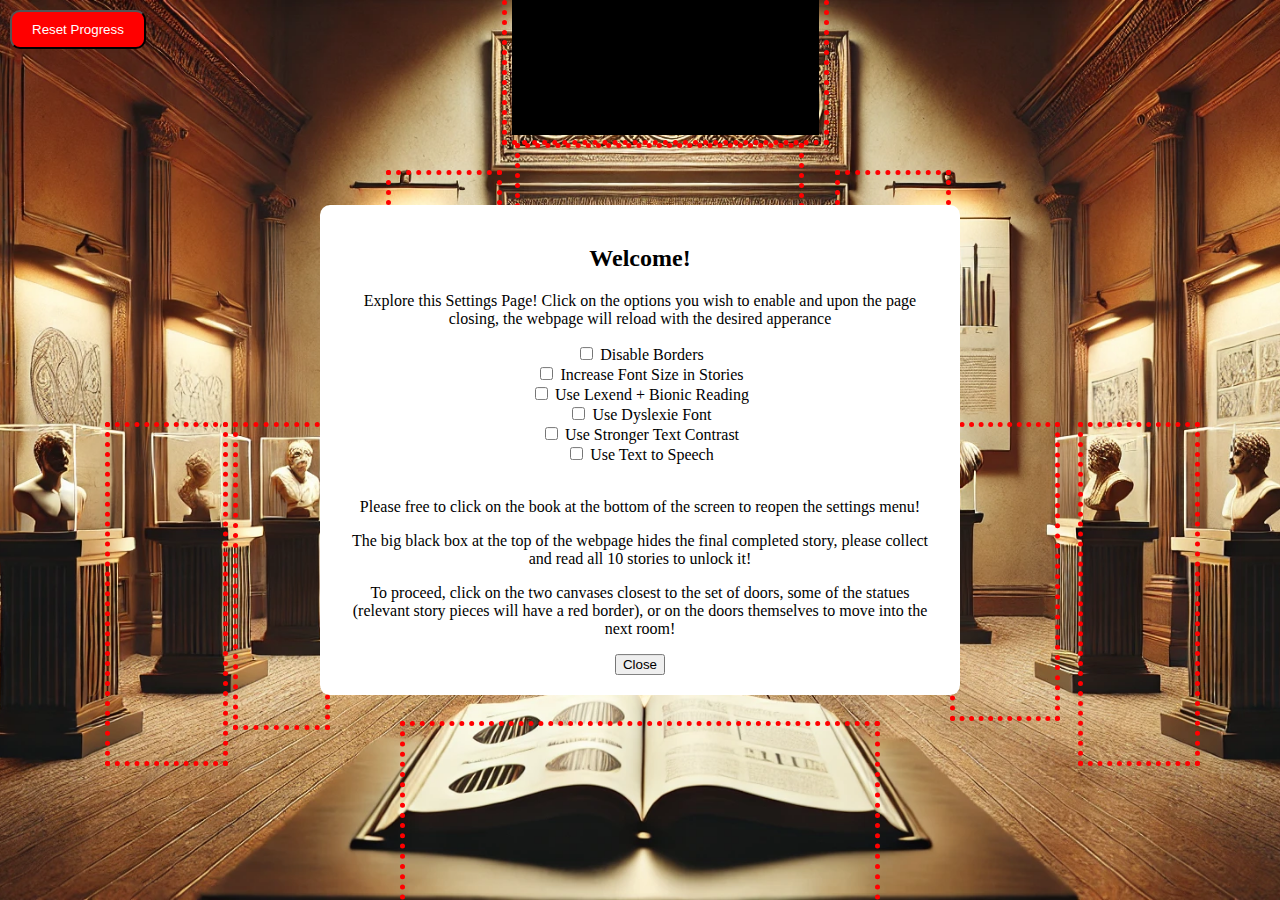
<file: index.html>
<!DOCTYPE html>
<html lang="en">
<head>
    <meta charset="UTF-8">
    <meta name="viewport" content="width=device-width, initial-scale=1.0">
    <title>Museum webpage, Proof of Concept</title>
    <link rel="stylesheet" href="style.css">
</head>
<body>
    <button class="reset-button" onclick="showResetConfirmation()">Reset Progress</button>
    <div class="overlay" id="overlay"></div>

    <div class="door-area" onclick="triggerTransition()"></div>
    <div class="book-area" id="book"></div>

    <div class="canvas" id="canvas1" onclick="showCanvasModal(1)"></div>
    <div class="canvas" id="canvas2" onclick="showCanvasModal(2)"></div>

    <div class="statue" id="statue1" onclick="showStatueModal(1)"></div>
    <div class="statue" id="statue2" onclick="showStatueModal(2)"></div>
    <div class="statue" id="statue3" onclick="showStatueModal(3)"></div>
    <div class="statue" id="statue4" onclick="showStatueModal(4)"></div>
    <div class="statue" id="statue5" onclick="showStatueModal(5)"></div>
    <div class="statue" id="statue6" onclick="showStatueModal(6)"></div>

    <div class="modal" id="welcomeModal">
        <h2>Welcome!</h2>
        <p>Explore this Settings Page! Click on the options you wish to enable and upon the page closing, the webpage will reload with the desired apperance</p>

        <label>
            <input type="checkbox" id="disableBorders"> Disable Borders
        </label>
        <br>
        <label>
            <input type="checkbox" id="increaseFont"> Increase Font Size in Stories
        </label>
        <br>
        <label>
            <input type="checkbox" id="changeFont"> Use Lexend + Bionic Reading
        </label>
        <br>
        <label>
            <input type="checkbox" id="changeFont"> Use Dyslexie Font
        </label>
        <br>
        <label>
            <input type="checkbox" id="changeFont"> Use Stronger Text Contrast
        </label>
        <br>
        <label>
            <input type="checkbox" id="changeFont"> Use Text to Speech
        </label>
        <br>
        <br>
        <p>Please free to click on the book at the bottom of the screen to reopen the settings menu! </p>  
        <p>The big black box at the top of the webpage hides the final completed story, please collect and read all 10 stories to unlock it!</p>
        <p>To proceed, click on the two canvases closest to the set of doors, some of the statues (relevant story pieces will have a red border), or on the doors themselves to move into the next room!</p> 
        <button onclick="closeModal()">Close</button>
    </div>

    <div class="modal" id="resetModal">
        <h2>Confirm Reset</h2>
        <p>Are you sure you want to reset your progress?</p>
        <button onclick="resetProgress()">Yes</button>
        <button onclick="closeResetModal()">No</button>
    </div>

    <div class="modal" id="canvasModal1">
        <h2>Story 1:</h2>
        <p>"Lorem ipsum dolor sit amet, consectetur adipiscing elit, sed do eiusmod tempor incididunt ut labore et dolore magna aliqua. Ut enim ad minim veniam, quis nostrud exercitation ullamco laboris nisi ut aliquip ex ea commodo consequat. Duis aute irure dolor in reprehenderit in voluptate velit esse cillum dolore eu fugiat nulla pariatur. Excepteur sint occaecat cupidatat non proident, sunt in culpa qui officia deserunt mollit anim id est laborum."</p>
        <button onclick="closeModal()">Close</button>
    </div>

    <div class="modal" id="canvasModal2">
        <h2>Story 2:</h2>
        <p>"Lorem ipsum dolor sit amet, consectetur adipiscing elit, sed do eiusmod tempor incididunt ut labore et dolore magna aliqua. Ut enim ad minim veniam, quis nostrud exercitation ullamco laboris nisi ut aliquip ex ea commodo consequat. Duis aute irure dolor in reprehenderit in voluptate velit esse cillum dolore eu fugiat nulla pariatur. Excepteur sint occaecat cupidatat non proident, sunt in culpa qui officia deserunt mollit anim id est laborum."</p>
        <button onclick="closeModal()">Close</button>
    </div>

    <div class="modal" id="statueModal1">
        <h2>Story 3:</h2>
        <p>"Lorem ipsum dolor sit amet, consectetur adipiscing elit, sed do eiusmod tempor incididunt ut labore et dolore magna aliqua. Ut enim ad minim veniam, quis nostrud exercitation ullamco laboris nisi ut aliquip ex ea commodo consequat. Duis aute irure dolor in reprehenderit in voluptate velit esse cillum dolore eu fugiat nulla pariatur. Excepteur sint occaecat cupidatat non proident, sunt in culpa qui officia deserunt mollit anim id est laborum."</p>
        <button onclick="closeModal()">Close</button>
    </div>

    <div class="modal" id="statueModal2">
        <h2>Story 4:</h2>
        <p>"Lorem ipsum dolor sit amet, consectetur adipiscing elit, sed do eiusmod tempor incididunt ut labore et dolore magna aliqua. Ut enim ad minim veniam, quis nostrud exercitation ullamco laboris nisi ut aliquip ex ea commodo consequat. Duis aute irure dolor in reprehenderit in voluptate velit esse cillum dolore eu fugiat nulla pariatur. Excepteur sint occaecat cupidatat non proident, sunt in culpa qui officia deserunt mollit anim id est laborum."</p>
        <button onclick="closeModal()">Close</button>
    </div>

    <div class="modal" id="statueModal3">
        <h2>Story 5:</h2>
        <p>"Lorem ipsum dolor sit amet, consectetur adipiscing elit, sed do eiusmod tempor incididunt ut labore et dolore magna aliqua. Ut enim ad minim veniam, quis nostrud exercitation ullamco laboris nisi ut aliquip ex ea commodo consequat. Duis aute irure dolor in reprehenderit in voluptate velit esse cillum dolore eu fugiat nulla pariatur. Excepteur sint occaecat cupidatat non proident, sunt in culpa qui officia deserunt mollit anim id est laborum."</p>
        <button onclick="closeModal()">Close</button>
    </div>

    
    <div class="modal" id="statueModal4">
        <h2>Story 6:</h2>
        <p>"Lorem ipsum dolor sit amet, consectetur adipiscing elit, sed do eiusmod tempor incididunt ut labore et dolore magna aliqua. Ut enim ad minim veniam, quis nostrud exercitation ullamco laboris nisi ut aliquip ex ea commodo consequat. Duis aute irure dolor in reprehenderit in voluptate velit esse cillum dolore eu fugiat nulla pariatur. Excepteur sint occaecat cupidatat non proident, sunt in culpa qui officia deserunt mollit anim id est laborum."</p>
        <button onclick="closeModal()">Close</button>
    </div>

    
    <div class="modal" id="statueModal5">
        <h2>Story 7:</h2>
        <p>"Lorem ipsum dolor sit amet, consectetur adipiscing elit, sed do eiusmod tempor incididunt ut labore et dolore magna aliqua. Ut enim ad minim veniam, quis nostrud exercitation ullamco laboris nisi ut aliquip ex ea commodo consequat. Duis aute irure dolor in reprehenderit in voluptate velit esse cillum dolore eu fugiat nulla pariatur. Excepteur sint occaecat cupidatat non proident, sunt in culpa qui officia deserunt mollit anim id est laborum."</p>
        <button onclick="closeModal()">Close</button>
    </div>

    
    <div class="modal" id="statueModal6">
        <h2>Story 8:</h2>
        <p>"Lorem ipsum dolor sit amet, consectetur adipiscing elit, sed do eiusmod tempor incididunt ut labore et dolore magna aliqua. Ut enim ad minim veniam, quis nostrud exercitation ullamco laboris nisi ut aliquip ex ea commodo consequat. Duis aute irure dolor in reprehenderit in voluptate velit esse cillum dolore eu fugiat nulla pariatur. Excepteur sint occaecat cupidatat non proident, sunt in culpa qui officia deserunt mollit anim id est laborum."</p>
        <button onclick="closeModal()">Close</button>
    </div>

    <div class="modal" id="final-modal">
        <h2>Complete Story</h2>
        <p>Congratulations! You've unlocked the complete story behind the set piece.</p>
        <button onclick="closeFinalModal()">Close</button>
      </div>

      <div class="set-piece">
        <div class="set-piece-overlay" id="setPieceOverlay">
          <div class="overlay-section" id="overlaySection1"></div>
          <div class="overlay-section" id="overlaySection2"></div>
          <div class="overlay-section" id="overlaySection3"></div>
          <div class="overlay-section" id="overlaySection4"></div>
          <div class="overlay-section" id="overlaySection5"></div>
          <div class="overlay-section" id="overlaySection6"></div>
          <div class="overlay-section" id="overlaySection7"></div>
          <div class="overlay-section" id="overlaySection8"></div>
          <div class="overlay-section" id="overlaySection9"></div>
          <div class="overlay-section" id="overlaySection10"></div>
        </div>
      </div>

    <script src="scripts/script1.js" defer></script>
</body>
</html>
</file>
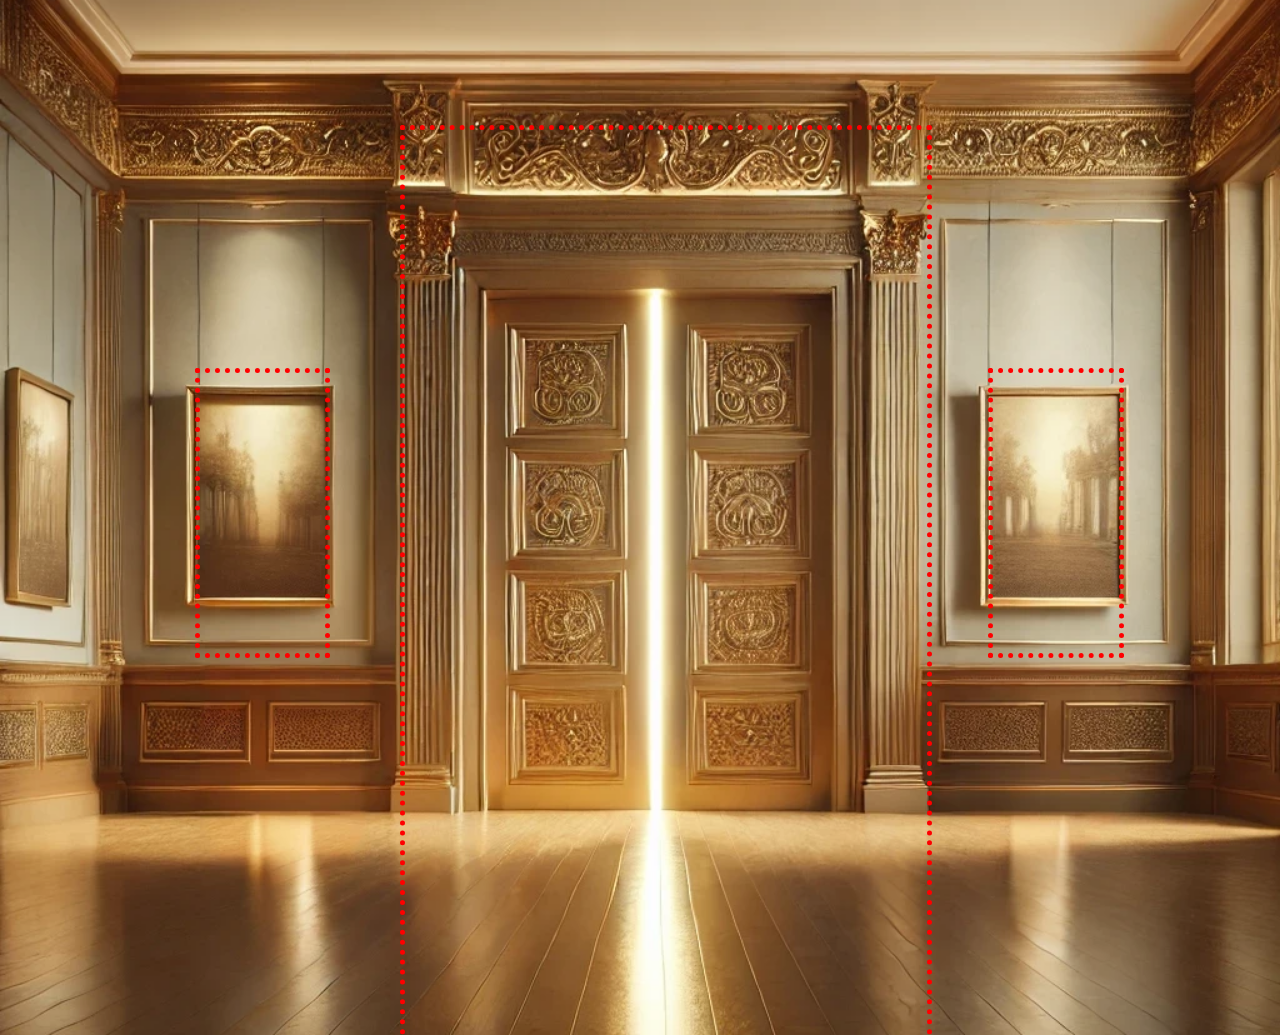
<file: second-room.html>
<!DOCTYPE html>
<html lang="en">
<head>
    <meta charset="UTF-8">
    <meta name="viewport" content="width=device-width, initial-scale=1.0">
    <title>Museum Interactive Webpage - Room 2</title>
    <link rel="stylesheet" href="style.css">
</head>
<body class="second-room">
    <div class="overlay" id="overlay"></div>

    <div class="door-area-room2" onclick="triggerTransitionBack()"></div>

    <div class="canvas" id="canvas3" onclick="showCanvasModal(3)"></div>
    <div class="canvas" id="canvas4" onclick="showCanvasModal(4)"></div>

    
    <div class="modal" id="canvasModal3">
        <h2>Story 9:</h2>
        <p>"Lorem ipsum dolor sit amet, consectetur adipiscing elit, sed do eiusmod tempor incididunt ut labore et dolore magna aliqua. Ut enim ad minim veniam, quis nostrud exercitation ullamco laboris nisi ut aliquip ex ea commodo consequat. Duis aute irure dolor in reprehenderit in voluptate velit esse cillum dolore eu fugiat nulla pariatur. Excepteur sint occaecat cupidatat non proident, sunt in culpa qui officia deserunt mollit anim id est laborum."</p>
        <button onclick="closeModal()">Close</button>
    </div>

    <div class="modal" id="canvasModal4">
        <h2>Story 10:</h2>
        <p>"Lorem ipsum dolor sit amet, consectetur adipiscing elit, sed do eiusmod tempor incididunt ut labore et dolore magna aliqua. Ut enim ad minim veniam, quis nostrud exercitation ullamco laboris nisi ut aliquip ex ea commodo consequat. Duis aute irure dolor in reprehenderit in voluptate velit esse cillum dolore eu fugiat nulla pariatur. Excepteur sint occaecat cupidatat non proident, sunt in culpa qui officia deserunt mollit anim id est laborum."</p>
        <button onclick="closeModal()">Close</button>
    </div>

    <script src="scripts/script1.js" defer></script>
</body>
</html>
</file>
<file: style.css>
body {
    margin: 0;
    padding: 0;
    background: url('images/museum-back.webp') no-repeat center center fixed;
    background-size: cover;
    overflow: hidden;
    display: flex;
    justify-content: center;
    align-items: center;
}

body.second-room {
    background: url('images/second-room-background.webp') no-repeat center center fixed;
    background-size: cover;
  }

.modal, .confirmation-modal {
    display: none;
    position: fixed;
    top: 50%;
    left: 50%;
    transform: translate(-50%, -50%);
    background: white;
    padding: 20px;
    border-radius: 10px;
    text-align: center;
    z-index: 1000;
}

.overlay {
    display: none;
    position: fixed;
    top: 0;
    left: 0;
    width: 100%;
    height: 100%;
    z-index: 500;
}

.overlay-section {
    position: absolute;
    width: 10%;
    height: 100%;
    background-color: rgba(0, 0, 0, 1);
    transition: opacity 3s ease;
  }
  #overlaySection1 { left: 0%; }
  #overlaySection2 { left: 10%; }
  #overlaySection3 { left: 20%; }
  #overlaySection4 { left: 30%; }
  #overlaySection5 { left: 40%; }
  #overlaySection6 { left: 50%; }
  #overlaySection7 { left: 60%; }
  #overlaySection8 { left: 70%; }
  #overlaySection9 { left: 80%; }
  #overlaySection10 { left: 90%; }

.reset-button {
    position: fixed;
    top: 10px;
    left: 10px;
    padding: 10px 20px;
    background-color: red;
    color: white;
    border-radius: 10px;
    border-color: black;
    cursor: pointer;
    z-index: 1100;
}

.book-area {
    position: absolute;
    left: 32%;
    bottom: 0%;
    width: 36%;
    height: 18.75%;
    cursor: pointer;
    outline: 5px dotted red;
    outline-offset: 5px;
    pointer-events: all;
    z-index: 950;
    animation: pulseOutline 2s infinite;
}

.door-area {
    position: absolute;
    top: 17%;
    left: 41%;
    width: 21%;
    height: 54%;
    cursor: pointer;
    outline: 5px dotted red;
    outline-offset: 5px;
    pointer-events: all;
    z-index: 950;
    animation: pulseOutline 2s infinite;
}

.door-area-room2 {
    position: absolute;
    top: 15%;
    left: 32%;
    width: 40%;
    height: 100%;
    cursor: pointer;
    outline: 5px dotted red;
    outline-offset: 5px;
    pointer-events: all;
    z-index: 950;
    animation: pulseOutline 2s infinite;
}

.set-piece {
    position: absolute;
    top: 0%;
    left: 40%;
    width: 24%;
    height: 15%;
    background-size: contain;
    outline: 5px dotted red;
    outline-offset: 5px;
    pointer-events: all;
    z-index: 950;
    animation: pulseOutline 2s infinite;
}

.set-piece-overlay {
    width: 100%;
    height: 100%;
    background: rgba(0, 0, 0, 1);
    transition: opacity 3s ease;
}

.canvas {
    position: absolute;
    top: 20%;
    width: 7.5%;
    height: 25%;
    cursor: pointer;
    outline: 5px dotted red;
    outline-offset: 5px;
    pointer-events: all;
    z-index: 950;
    animation: pulseOutline 2s infinite;
}

#canvas1 { left: 30.9%; }
#canvas2 { right: 26.5%; }
#canvas3 { 
    top: 42%;
    width: 9%;
    height: 30%;
    left: 16%; 
}
#canvas4 { 
    top: 42%;
    width: 9%;
    height: 30%;
    right: 13%; 
}


.statue {
    position: absolute;
    top: 52%;
    width: 6%;
    height: 26%;
    cursor: pointer;
    outline: 5px dotted red;
    outline-offset: 5px;
    pointer-events: all;
    z-index: 950;
    animation: pulseOutline 2s infinite;
}

#statue1 { 
    top: 48%;
    width: 8%;
    height: 36%;
    left: 9%; 
}
#statue2 { 
    top: 48%;
    width: 6%;
    height: 32%;
    left: 19%; 
}
#statue3 { 
    top: 48%;
    width: 6%;
    left: 26%; 
}
#statue4 { 
    top: 48%;
    right: 27%; 
}
#statue5 { 
    top: 48%;
    right: 18%; 
    width: 7%;
    height: 31%;
}
#statue6 {
    top: 48%;
    right: 7%; 
    width: 8%;
    height: 36%;
}



<!-- Settings Options --->

.story-modal {
    font-family: sans-serif;
    font-size: 16px;
  }
  
  .large-font {
    font-size: 24px;
  }
  
  .serif-font {
    font-family: 'Times New Roman', serif;
  }
  
  .no-border {
    outline: none !important;
    box-shadow: none !important;
  }


  <!-- Animation --->

.gold-transition {
    position: fixed;
    top: 0;
    left: 0;
    width: 100%;
    height: 100%;
    background: rgba(120, 105, 19, 0.1);
    animation: goldHue 5s forwards;
    pointer-events: none;
}

@keyframes goldHue {
    0% { background: rgba(255, 215, 0, 0.1); }
    100% { background: rgba(255, 215, 0, 0.7); }
}

@keyframes pulseOutline {
    0% { outline-color: red }
    50% { outline-color: darkred; }
    100% { outline-color: red; }
}
</file>
